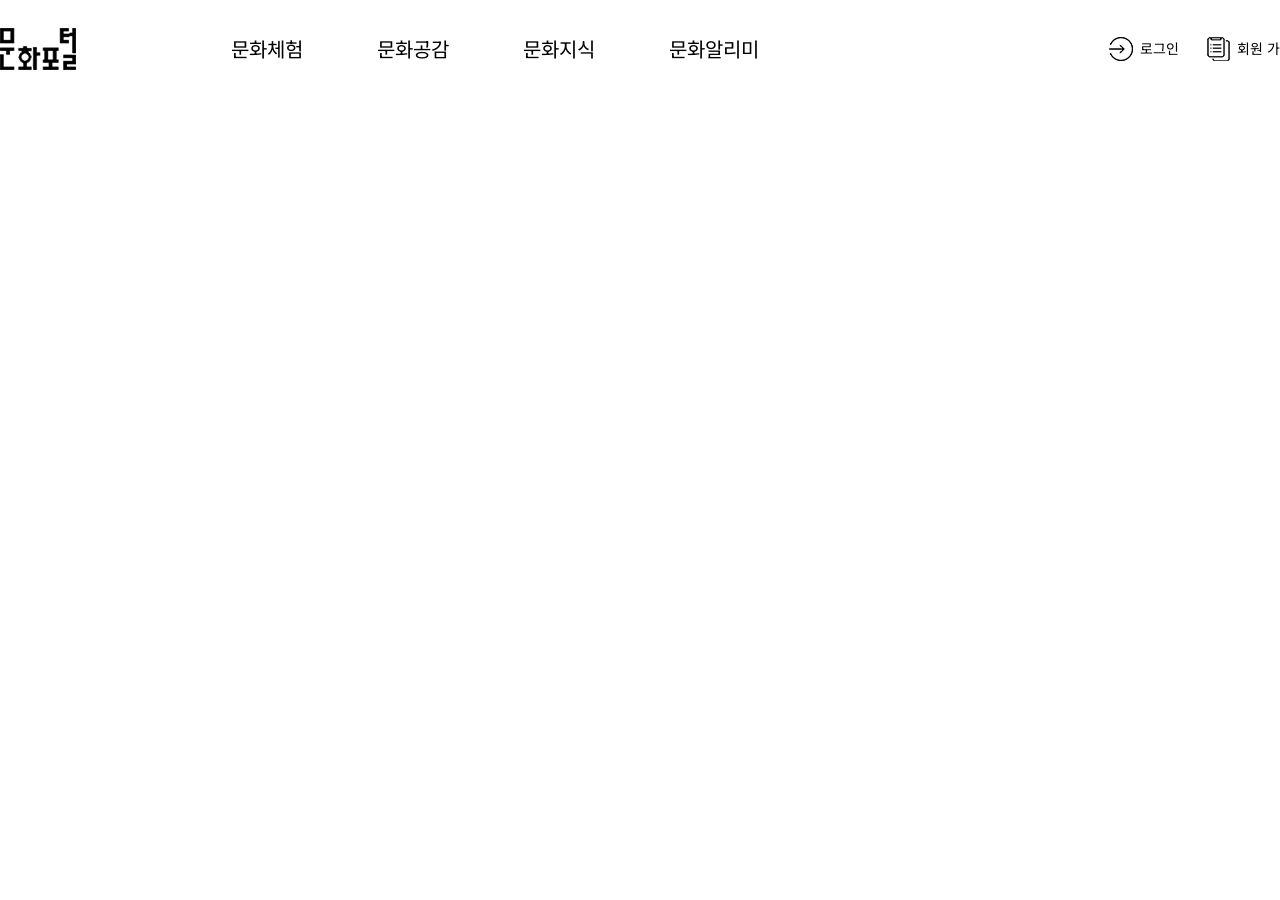
<file: CSS/header1/index.html>
<!DOCTYPE html>
<html lang="ko">
<head>
<title>basic :: Layout Test</title>
<meta charset="utf-8">
<meta http-equiv="Content-Security-Policy" content="upgrade-insecure-requests">
<meta name="viewport" content="width=device-width, initial-scale=1.0, maximum-scale=1">
<link rel="stylesheet" href="https://fonts.googleapis.com/css?family=Open+Sans:400,300,300italic,400italic,600,600italic,700,700italic,800,800italic">
<link rel="stylesheet" href="https://fonts.googleapis.com/css2?family=Noto+Sans+KR:wght@100;300;400&display=swap">
<style>
body, ul, ol, p, h1, h2, h3, h4, h5, h6, dl, dt, dd, table, th, td {
	margin: 0;
	padding: 0;
}
body {
	line-height: 1;
	font-family: "Open Sans", "Noto Sans KR", sans-serif;
	font-size: 1em;
	color: #000;
}
ul {
	list-style: none;
}
a {
	text-decoration: none;
	color: #000;
}
img {
	vertical-align: top;
}

/* header */
#header {
	margin: 0 auto;
	width: 1500px;
	height: 100px;
}
#header .logo {
	float: left;
	margin-top: 28px;
}
#gnb {
	float: left;
	margin-left: 120px;
}
#gnb li {
	display: inline-block;
}
#gnb li a {
	display: block;
	padding: 0 35px;
	line-height: 100px;
	font-size: 20px;
}
#header .utils {
	float: right;
	margin-top: 32px;
}
#header .utils li {
	display: inline-block;
	margin-left: 14px;
}
#header .utils li a {
	display: block;
	padding: 5px;
}
#header .utils li a img {
	margin-right: 3px;
	vertical-align: middle;
}
#header .utils li a span {
	display: inline-block;
	vertical-align: middle;
	font-size: 14px;
}
</style>
</head>

<body>
<header id="header">
	<div class="logo"><h1 id="logo"><img src="images/header_logo.png" alt="header logo"></h1></div>
	<nav id="gnb">
		<ul>
			<li><a href="">문화체험</a></li>
			<li><a href="">문화공감</a></li>
			<li><a href="">문화지식</a></li>
			<li><a href="">문화알리미</a></li>
		</ul>
	</nav>
	<div class="utils">
		<ul>
			<li>
				<a href="">
					<img src="images/ico_header_login.png" alt="login icon">
					<span>로그인</span>
				</a>
			</li>
			<li>
				<a href="">
					<img src="images/ico_header_join.png" alt="join icon">
					<span>회원 가입</span>
				</a>
			</li>
			<li>
				<a href="">
					<img src="images/ico_header_guide.png" alt="guide icon">
					<span>이용안내</span>
				</a>
			</li>
			<li>
				<a href="">
					<img src="images/ico_header_adjust.png" alt="adjust icon">
					<span>100%</span>
				</a>
			</li>
		</ul>
	</div>
</header>
</body>
</html>
</file>
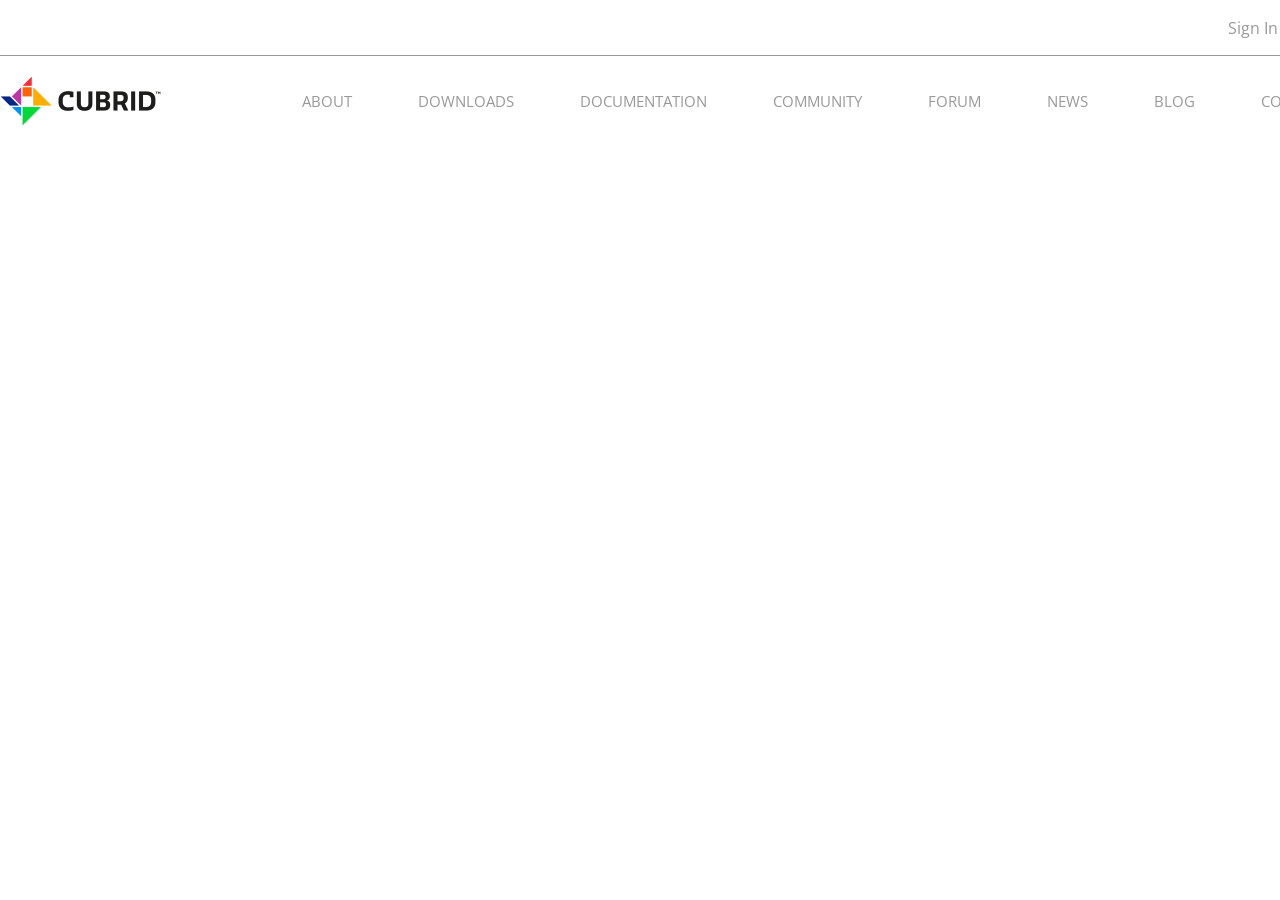
<file: CSS/header2/index.html>
<!DOCTYPE html>
<html lang="ko">
<head>
<title>basic :: Layout Test</title>
<meta charset="utf-8">
<meta http-equiv="Content-Security-Policy" content="upgrade-insecure-requests">
<meta name="viewport" content="width=device-width, initial-scale=1.0, maximum-scale=1">
<link rel="stylesheet" href="https://fonts.googleapis.com/css?family=Open+Sans:400,300,300italic,400italic,600,600italic,700,700italic,800,800italic">
<link rel="stylesheet" href="https://fonts.googleapis.com/css2?family=Noto+Sans+KR:wght@100;300;400&display=swap">
<style>
body, ul, ol, p, h1, h2, h3, h4, h5, h6, dl, dt, dd, table, th, td {
	margin: 0;
	padding: 0;
}
body {
	line-height: 1;
	font-family: "Open Sans", "Noto Sans KR", sans-serif;
	font-size: 1em;
	color: #000;
}
ul {
	list-style: none;
}
a {
	text-decoration: none;
	color: #000;
}
img {
	vertical-align: top;
}
#header {
	min-width: 1360px;
}
#header .top {
	border-bottom: 1px solid #999;
}
#header .top .top_inner {
	margin: 0 auto;
	width: 1360px;
	height: 55px;
}
#header .top .top_inner .utils {
	float: right;
}
#header .top .top_inner .utils .sign_in {
	float: left;
}
#header .top .top_inner .utils .sign_in a {
	display: block;
	padding: 0 11px;
	margin-top: 20px;
	color: #999;
}
#header .top .top_inner .utils .search {
	float: left;
	width: 70px;
	height: 55px;
	border-left: 1px solid #ccc;
	text-align: right;
}
#header .top .top_inner .utils .search a {
	display: block;
	padding: 12px 0;
}
#header .menu {
	margin: 0 auto;
	width: 1360px;
	height: 80px;
}
#header .menu .logo {
	float: left;
	margin-top: 20px;
}
#gnb {
	float: right;
}
#gnb li {
	float: left;
	margin-top: 30px;
	padding: 0 13px;
}
#gnb li a {
	display: block;
	padding: 0 20px;
	line-height: 30px;
	font-size: 15px;
	color: #999;
}

</style>
</head>
<body>
<div class="wrapper">
	<header id="header">
		<div class="top"> <!-- border-bottom -->
			<div class="top_inner">
				<div class="utils">
					<div class="sign_in"><a href="">Sign In</a></div>
					<div class="search"><a href=""><img src="images/btn_search.png" alt="search"></a></div>
				</div>
			</div>
		</div>
		<div class="menu">
			<div class="logo">
				<h1>
					<a href="">
						<img src="images/logo.png" alt="logo">
					</a>
				</h1>
			</div>
			<nav id="gnb">
				<ul>
					<li><a href="">ABOUT</a></li>
					<li><a href="">DOWNLOADS</a></li>
					<li><a href="">DOCUMENTATION</a></li>
					<li><a href="">COMMUNITY</a></li>
					<li><a href="">FORUM</a></li>
					<li><a href="">NEWS</a></li>
					<li><a href="">BLOG</a></li>
					<li><a href="">CONTACT</a></li>
				</ul>
			</nav>
		</div>
	</header>
</div>
</body>
</html>
</file>
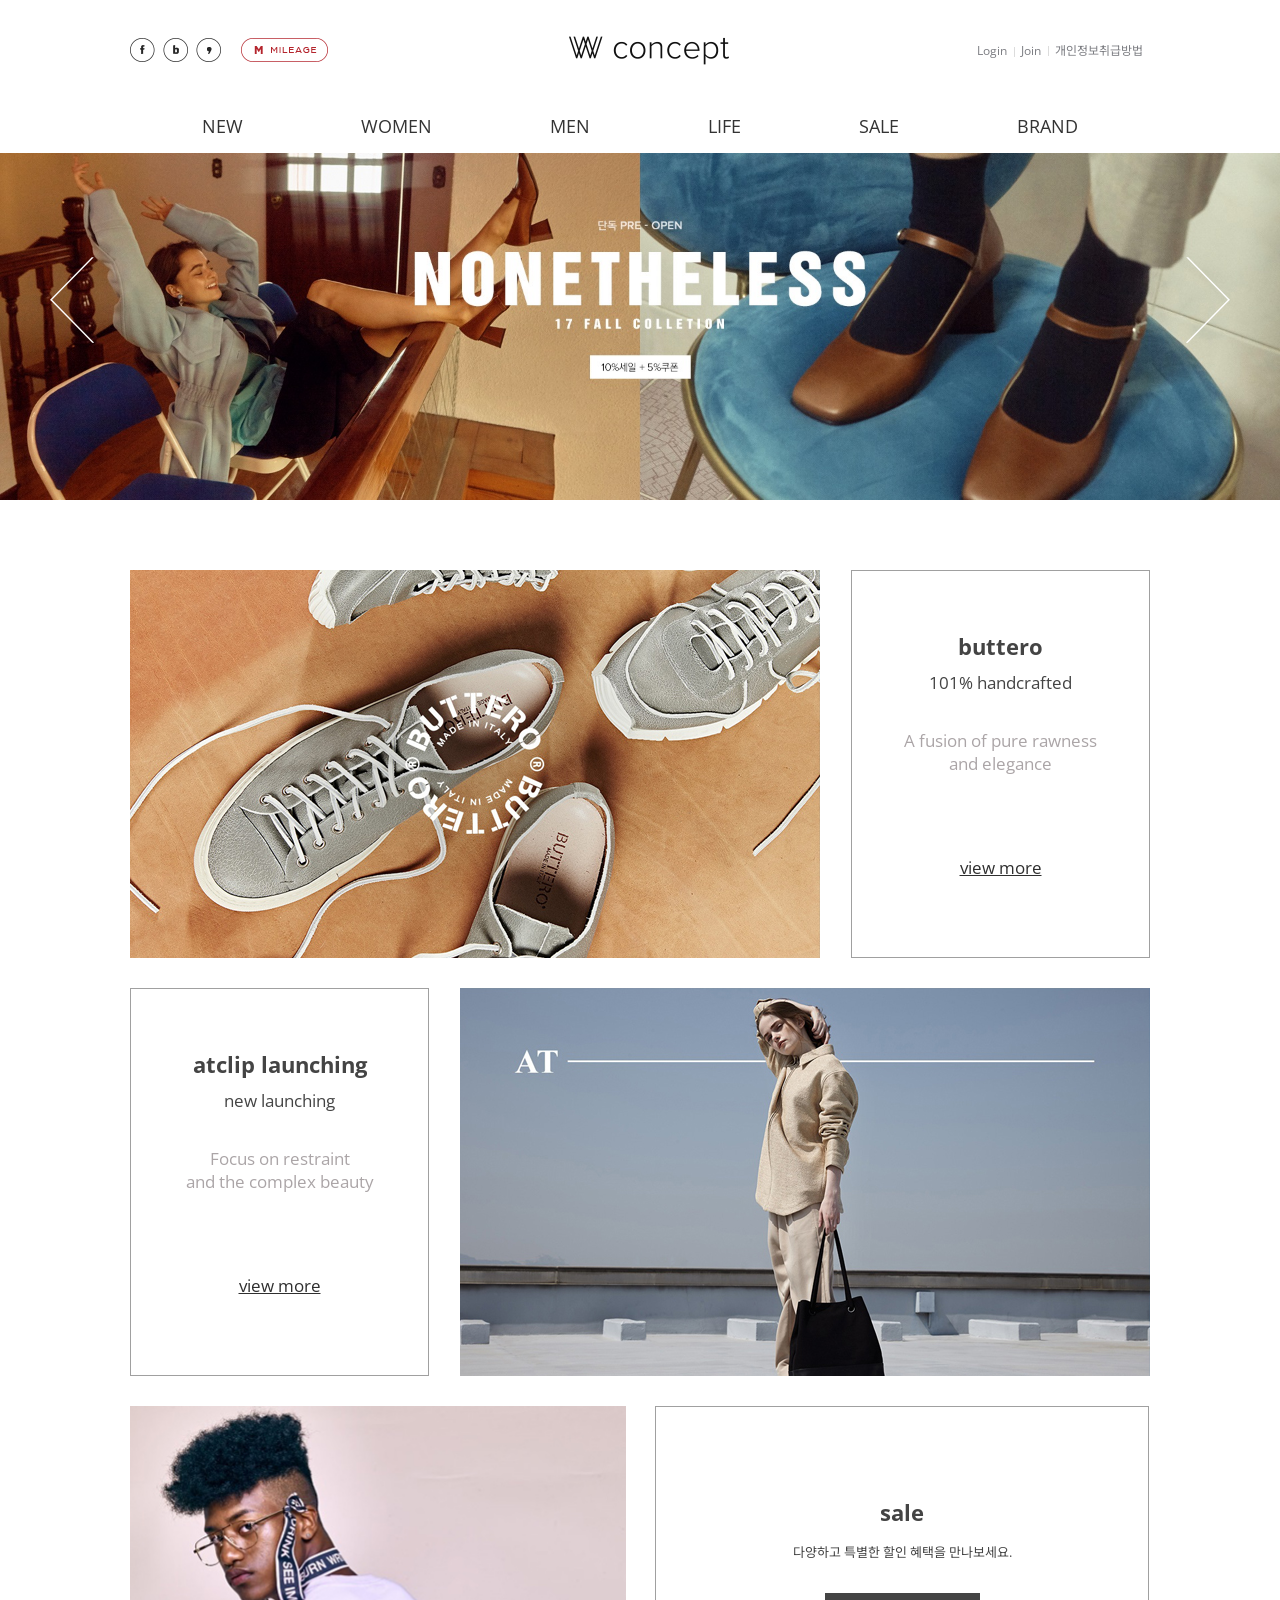
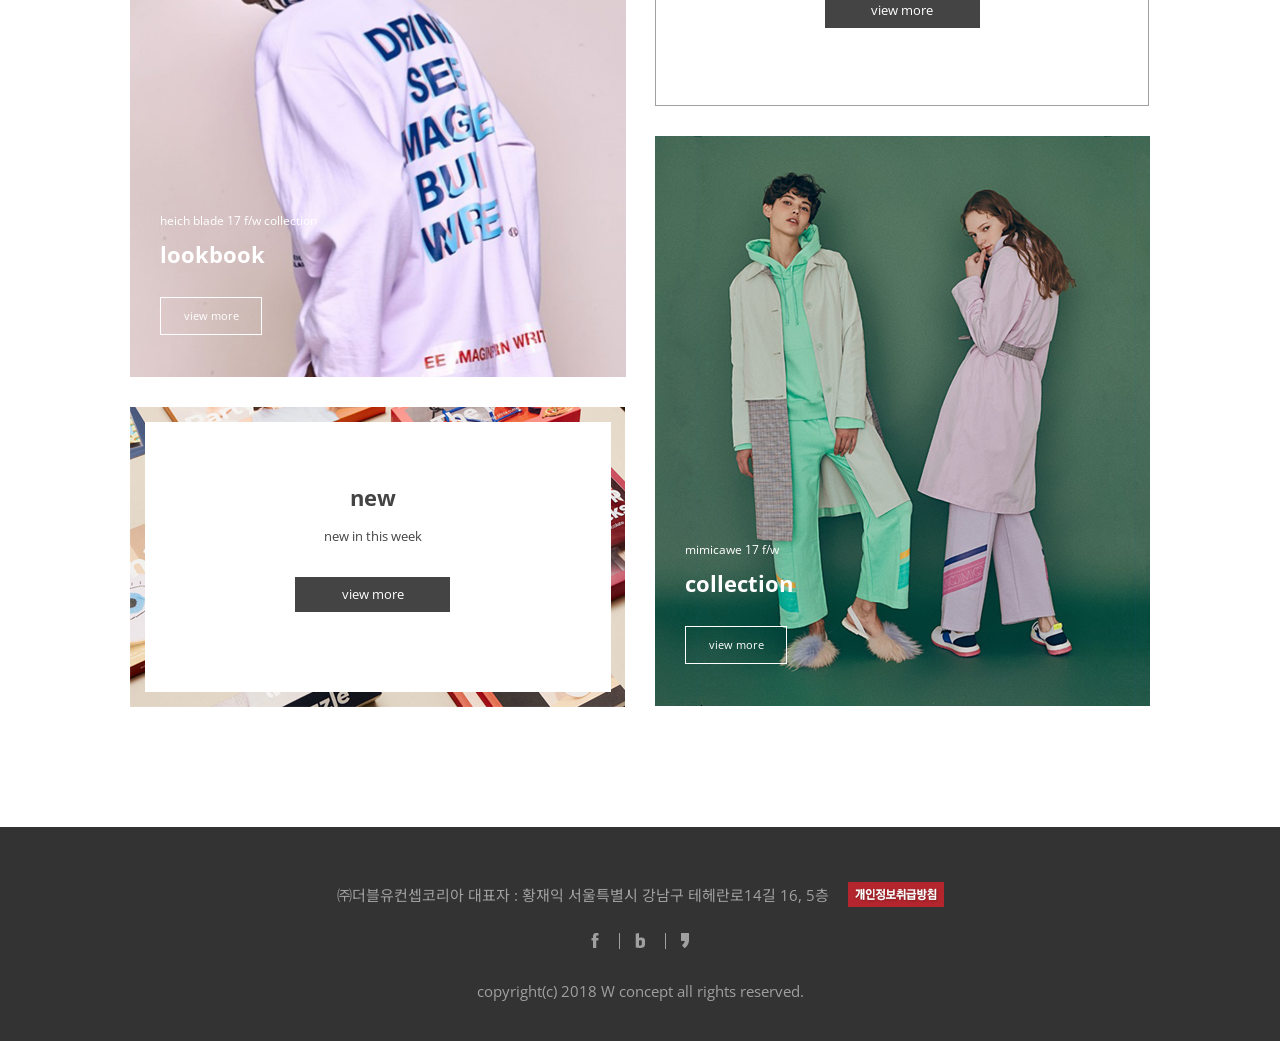
<file: Portfolio/casestudy1/index.html>
<!DOCTYPE html>
<html lang="ko">
<head>
<title>W concept</title>
<meta charset="utf-8">
<meta http-equiv="Content-Security-Policy" content="upgrade-insecure-requests">
<meta name="viewport" content="width=device-width, initial-scale=1.0, maximum-scale=1">
<link rel="shortcut icon" type="image/x-icon" href="https://static.wconcept.co.kr/favicon.ico" sizes="16x16">
<link rel="icon" type="image/x-icon" href="https://static.wconcept.co.kr/favicon.ico" sizes="16x16">
<link rel="stylesheet" href="https://fonts.googleapis.com/css?family=Open+Sans:400,300,300italic,400italic,600,600italic,700,700italic,800,800italic">
<link rel="stylesheet" href="https://fonts.googleapis.com/css2?family=Noto+Sans+KR:wght@100;300;400&display=swap">
<link rel="stylesheet" href="https://unpkg.com/swiper/swiper-bundle.min.css">
<link rel="stylesheet" href="css/style.css">
<script src="https://ajax.googleapis.com/ajax/libs/jquery/1.11.1/jquery.min.js"></script>
<script src="https://unpkg.com/swiper/swiper-bundle.min.js"></script>
<script src="https://code.jquery.com/jquery-3.6.4.min.js"></script>
<script src="js/main.js"></script>
</head>
<body>
<a href="#section" class="skip_nav">본문 바로가기</a>
<div class="wrapper">
	<header id="header">
		<div class="header_top">
			<div class="sns">
				<ul>
					<li><a href=""><img src="images/social_icon1.gif" alt="Facebook"></a></li>
					<li><a href=""><img src="images/social_icon2.gif" alt="NaverBlog"></a></li>
					<li><a href=""><img src="images/social_icon3.gif" alt="Kakao"></a></li>
				</ul>
				<div class="mileage">
					<a href=""><img src="images/btn_mileage.gif" alt="mileage"></a>
				</div>
			</div>
			<div class="logo">
				<h1 id="logo">
					<a href=""><img src="images/logo.png" alt="Wconcept"></a>
				</h1>
			</div>
			<div class="utils">
				<ul>
					<li><a href="">Login</a></li>
					<li><a href="">Join</a></li>
					<li><a href="">개인정보취급방법</a></li>
				</ul>
			</div>
		</div>
		<div class="menu">
			<nav id="gnb">
				<ul>
					<li>
						<a href="">NEW</a>
						<ul>
							<li><a href="">ARRIVED</a></li>
							<li><a href="">NEW</a></li>
						</ul>
					</li>
					<li>
						<a href="">WOMEN</a>
						<ul>
							<li><a href="">APPAREL</a></li>
							<li><a href="">SHOES</a></li>
							<li><a href="">BAGS</a></li>
							<li><a href="">ACCESSORIES</a></li>
						</ul>
					</li>
					<li>
						<a href="">MEN</a>
						<ul>
							<li><a href="">APPAREL</a></li>
							<li><a href="">SHOES</a></li>
							<li><a href="">BAG & ACC</a></li>
						</ul>
					</li>
					<li>
						<a href="">LIFE</a>
						<ul>
							<li><a href="">APARTMENT</a></li>
							<li><a href="">ELECTRONICS</a></li>
							<li><a href="">CULTURE</a></li>
							<li><a href="">BEAUTY</a></li>
						</ul>
					</li>
					<li>
						<a href="">SALE</a>
						<ul>
							<li><a href="">SALE</a></li>
							<li><a href="">SALE EVENT</a></li>
						</ul>
					</li>
					<li>
						<a href="">BRAND</a>
						<ul>
							<li><a href="">EXCLUSIVE</a></li>
							<li><a href="">TOP</a></li>
						</ul>
					</li>
				</ul>
			</nav>
		</div>
	</header>
    <div class="main_slider">
        <div class="swiper-container mainSwiper">
            <div class="swiper-wrapper">
                <div class="swiper-slide"><img src="images/key1.jpg" alt="key1"></div>
                <div class="swiper-slide"><img src="images/key2.jpg" alt="key2"></div>
                <div class="swiper-slide"><img src="images/key3.jpg" alt="key3"></div>
                <div class="swiper-slide"><img src="images/key4.jpg" alt="key4"></div>
			</div>
        </div>
		<div class="controller">
			<a href="" class="prev">previous</a>
			<a href="" class="next">next</a>
		</div>
    </div>
	<section id="section">
		<section id="section1" class="clearfix">
			<div class="buttero">
				<a href=""><img src="images/buttero.jpg" alt="buttero"></a>
			</div>
			<div class="buttero_text">
				<a href="">
					<h3>buttero</h3>
					<span>101% handcrafted</span>
					<p>A fusion of pure rawness <br>and elegance</p>
					<p class="link">view more</p>
				</a>
			</div>
		</section>
		<section id="section2" class="clearfix">
			<div class="atclip_text">
				<a href="">
					<h3>atclip launching</h3>
					<span>new launching</span>
					<p>Focus on restraint <br>and the complex beauty</p>
					<p class="link">view more</p>
				</a>
			</div>
			<div class="atclip">
				<a href=""><img src="images/atclip.jpg" alt="atclip"></a>
			</div>
		</section>
		<section id="section3" class="clearfix">
			<div class="section3_left">
				<div class="heich">
						<a href="">
							<img src="images/heich.jpg" alt="heich">
							<div class="text">
									<span>heich blade 17 f/w collection</span>
									<h3>lookbook</h3>
									<p class="link">view more</p>
							</div>
						</a>
				</div>
				<div class="new">
					<a href="">
						<img src="images/new.png" alt="new">
						<div class="text">
							<h3>new</h3>
							<span>new in this week</span>
							<p class="link">view more</p>
						</div>
					</a>
				</div>
			</div>
			<div class="section3_right">
				<div class="sale">
					<a href="">
						<h3>sale</h3>
						<span>다양하고 특별한 할인 혜택을 만나보세요.</span>
						<p class="link">view more</p>
					</a>
				</div>
				<div class="mimic">
					<a href="">
						<img src="images/mimic.jpg" alt="mimic">
					<div class="text">
						<span>mimicawe 17 f/w</span>
						<h3>collection</h3>
						<p class="link">view more</p>
					</div>
					</a>
				</div>
			</div>
		</section>
	</section>
	<footer id="footer">
		<div class="footer_inner">
			<div class="adderss">
				<p>㈜더블유컨셉코리아 대표자 : 황재익 서울특별시 강남구 테헤란로14길 16, 5층</p>
				<a href=""><img src="images/private_ot.png" alt="개인정보취급방침"></a>
			</div>
			<div class="sns">
				<ul>
					<li><a href=""><img src="images/facebook_ot.png" alt="facebook"></a></li>
					<li><a href=""><img src="images/blog_ot.png" alt="NaverBlog"></a></li>
					<li><a href=""><img src="images/kakao_ot.png" alt="Kakao"></a></li>
				</ul>
			</div>
			<div class="copyright">
				copyright(c) 2018 W concept all rights reserved.
			</div>
		</div>
	</footer>
</div>
</body>
</html>
</file>
<file: Portfolio/casestudy1/css/style.css>
@charset "utf-8";

body, h1, h2, h3, h4, h5, h6, p, ul, ol, table, dl, dd {
	margin: 0;
	padding: 0;
}
h1 {
	font-size: 16px;
}
a {
	text-decoration: none;
	color: #444;
}
ul, ol {
	list-style: none;
}
img {
	max-width: 100%;
	vertical-align: top;
	border: none;
}
body {
	font-family: "Open Sans", "Noto Sans KR", sans-serif;
	color: #333;
}
.clearfix::before,
.clearfix:before {
	content: "";
	display: block;
}
.clearfix::after,
.clearfix:after {
	content: "";
	display: block;
	clear: both;
}
.prevent {
	height: 100%;
	overflow: hidden;
}

.skip_nav {
	position: fixed;
	top: 9999px;
	left: 0;
	z-index: 10000;
	width: 100%;
	line-height: 40px;
	text-align: center;
	font-size: 0.875em;
	background-color: #ccc;
	color: #fff;
}

.skip_nav:focus {
	top: 0;
}

/* header */
#header .header_top {
    display: flex;
	position: relative;
	margin: 0 auto;
	height: 100px;
	max-width: 1020px;
    align-items: center;
    justify-content: space-between;
	background-color: #fff;
}

#header .header_top .sns {
    display: flex;
    position: relative;
    align-items: center;
}

#header .header_top .sns ul {
	display: flex;
}

#header .header_top .sns ul li {
	display: inline-block;
}

#header .header_top .sns li a {
	display: block;
	margin-left: 8px;
}
#header .header_top .sns li:first-child a {
	margin-left: 0;
}

#header .header_top .sns .mileage {
	display: inline-block;
	margin-left: 20px;
}

#header .header_top .logo {
	text-align: center;
}

#header .header_top .utils {
	position: relative;
}

#header .header_top .utils ul {
	display: flex;
	align-items: center;
}

#header .header_top .utils li {
	display: inline-block;
	position: relative;
}

#header .header_top .utils li::before {
	content: "";
	position: absolute;
	top: 5px;
	left: 0;
	width: 1px;
	height: 10px;
	background-color: #dcdcdc;
}

#header .header_top .utils li:first-child::before {
	display: none;
}

#header .header_top .utils a {
	display: block;
	padding: 0 7px;
	font-size: 0.750em;
	font-weight: 400;
	color: #7c7d82;
}

#header .menu {
	position: absolute;
	top: 100px;
	left: 0;
	width: 100%;
	height: 53px;
	z-index: 1000;
	background-color: #fff;
	transition: height 0.3s;
	overflow: hidden;
}

/* #header .menu:hover,  */
#header .menu.active {
	height: 200px;
}

/* gnb */
#gnb {
	margin: 0 auto;
	position: relative;
	width: 100%;
	height: 53px;
	text-align: center;
}

#gnb > ul {
	position: absolute;
	top: 0;
	left: 0;
	width: 100%;
}

#gnb > ul::before {
	content: "";
	position: absolute;
	left: 0;
	top: 54px;
	width: 100%;
	height: 1px;
	z-index: 100;
	background-color: #999;
}

#gnb > ul > li {
	display: inline-block;
	position: relative;
}

#gnb > ul > li:hover > a,
#gnb > ul > li.active > a {
	color: #be242e;
}

#gnb > ul > li > a {
	display: block;
	padding: 0 57px;
	line-height: 53px;
	font-size: 1.125em;
	font-weight: 400;
	color: #333;
}

#gnb ul ul {
	position: absolute;
	padding-top: 9px;
	left: 0;
	width: 100%;
}

#gnb ul ul a {
	display: block;
	font-size: 0.750em;
	font-weight: 300;
	line-height: 20px;
	color: #999;
}

#gnb ul ul a:hover,
#gnb ul ul a:focus {
	text-decoration: underline;
	color: #000;
}

/* main_slider */
.main_slider {
	position: relative;
	overflow: hidden;
}

.main_slider .swiper-container {
	width: 100%;
	height: 100%;
}

.main_slider .swiper-container .swiper-slide {
	text-align: center;
	font-size: 18px;
	background: #fff;
	display: flex;
	justify-content: center;
	align-items: center;
}

.main_slider .swiper-container .swiper-slide img {
	display: block;
	width: 100%;
	height: 100%;
	object-fit: cover;
}

.main_slider .controller .prev,
.main_slider .controller .next {
	position: absolute;
	top: 50%;
	z-index: 1000;
	width: 44px;
	height: 86px;
	transform: translateY(-50%);
	text-indent: -9999px;
}

.main_slider .controller .prev {
	background-image: url(../images/btn_left.png);
	left: 50px;
}

.main_slider .controller .next {
	background-image: url(../images/btn_right.png);
	right: 50px;
}

/* section */
#section {
	margin: 0 auto;
	max-width: 1020px;
	height: 1797px;
}

#section1 {
	margin-top: 70px;
}

#section1 .buttero {
	float: left;
}

#section1 .buttero a {
	display: block;
	overflow: hidden;
}

#section1 .buttero a img {
	width: 100%;
	height: 100%;
	object-fit: cover;
	transform: scale(1);
	transition: transform 0.3s;
}

#section1 .buttero a:hover img,
#section1 .buttero a:focus img {
	transform: scale(1.1);
}

#section1 .buttero_text {
	float: right;
	margin-left: 30px;
}

#section1 .buttero_text a {
	display: block;
	padding: 60px 30px;
	width: 299px;
	height: 388px;
	text-align: center;
	border: 1px solid #a0a0a0;
	box-sizing: border-box;
}

#section1 .buttero_text a h3 {
	font-size: 1.375em;
	color: #444;
}

#section1 .buttero_text a span {
	display: block;
	margin-top: 10px;
	font-size: 1.063em;
}

#section1 .buttero_text a p {
	margin-top: 35px;
	margin-bottom: 40px;
	font-size: 1.063em;
	color: #aba5a7;
}

#section1 .buttero_text a:hover p,
#section1 .buttero_text a:focus p {
	text-decoration: underline;
} 

#section1 .buttero_text a .link {
	display: inline-block;
	padding: 0 25px;
	line-height: 35px;
	text-decoration: underline;
	color: #2f2f2f;
	background-color: #fff;
	transition: all 0.3s;
}

#section1 .buttero_text a:hover .link,
#section1 .buttero_text a:focus .link {
	text-decoration: none;
	background-color: #be242e;
	color: #fff;
}

#section2 {
	margin-top: 30px;
}

#section2 .atclip_text {
	float: left;
}

#section2 .atclip_text a {
	display: block;
	padding: 60px 30px;
	width: 299px;
	height: 388px;
	text-align: center;
	border: 1px solid #a0a0a0;
	box-sizing: border-box;
}

#section2 .atclip_text a h3 {
	font-size: 1.375em;
	color: #444;
}

#section2 .atclip_text a span {
	display: block;
	margin-top: 10px;
	font-size: 1.063em;
}

#section2 .atclip_text a p {
	margin-top: 35px;
	margin-bottom: 40px;
	font-size: 1.063em;
	color: #aba5a7;
}

#section2 .atclip_text a:hover p,
#section2 .atclip_text a:focus p {
	text-decoration: underline;
} 

#section2 .atclip_text a .link {
	display: inline-block;
	padding: 0 25px;
	line-height: 35px;
	text-decoration: underline;
	color: #2f2f2f;
	background-color: #fff;
	transition: all 0.3s;
}

#section2 .atclip_text a:hover .link,
#section2 .atclip_text a:focus .link {
	text-decoration: none;
	background-color: #be242e;
	color: #fff;
}

#section2 .atclip {
	float: right;
}

#section2 .atclip a {
	display: block;
	overflow: hidden;
}

#section2 .atclip a img {
	width: 100%;
	height: 100%;
	object-fit: cover;
	transform: scale(1);
	transition: transform 0.3s;
}

#section2 .atclip a:hover img,
#section2 .atclip a:focus img {
	transform: scale(1.1);
}

#section3 {
	margin-top: 30px;
}

#section3 .section3_left {
	float: left;
	width: 496px;
}

#section .section3_left .heich a {
	display: block;
	position: relative;
}

#section3 .section3_left .heich a img {
	width: 100%;
	height: 100%;
	object-fit: cover;
}

#section3 .section3_left .heich a .text {
	position: absolute;
	left: 30px;
	bottom: 55px;
	width: 186px;
	height: 110px;
	color: #fff;
}

#section .section3_left .heich a .text span {
	display: block;
	font-size: 0.750em;
}

#section .section3_left .heich a .text h3 {
	margin-top: 10px;
	font-size: 1.375em;
}

#section .section3_left .heich a .text p {
	display: inline-block;
	vertical-align: middle;
	margin-top: 28px;
	margin-bottom: 57px;
	width: 100px;
	line-height: 36px;
	font-size: 0.688em;
	text-align: center;
	border: 1px solid #fff;
	transition: all 0.4s;
}

#section .section3_left .heich a:hover .text p, 
#section .section3_left .heich a:focus .text p {
	text-decoration: none;
	background-color: #fff;
	color: #444;
}

#section3 .section3_left .new {
	margin-top: 30px;
}

#section3 .section3_left .new a {
	display: block;
	position: relative;
}

#section3 .section3_left .new a .text {
	display: block;
	position: absolute;
	left: 165px;
	top: 75px;
	text-align: center;
}

#section3 .section3_left .new a .text h3 {
	font-size: 1.375em;
	color: #444;
	transition: color 0.3s;
}

#section3 .section3_left .new a .text span {
	display: block;
	margin-top: 15px;
	font-size: 0.813em;
	color: #444;
	transition: color 0.3s;
}

#section3 .section3_left .new a .text p {
	display: inline-block;
	margin-top: 32px;
	margin-bottom: 87px;
	padding: 0 15px;
	width: 125px;
	line-height: 35px;
	text-decoration: none;
	font-size: 0.813em;
	background-color: #444;
	color: #fff;
	transition: all 0.3s;
}

#section3 .section3_left .new a:hover,
#section3 .section3_left .new a:focus {
	background: url(../images/new1.jpg) no-repeat center center;
}

#section3 .section3_left .new a:hover .text h3,
#section3 .section3_left .new a:focus .text h3,
#section3 .section3_left .new a:hover .text span,
#section3 .section3_left .new a:focus .text span {
	color: #fff;
}

#section3 .section3_left .new a:hover .text p,
#section3 .section3_left .new a:focus .text p {
	background-color: #be242e;
}

#section3 .section3_right {
	float: right;
}

#section3 .section3_right .sale {
	width: 494px;
	height: 300px;
	text-align: center;
	border: 1px solid #a0a0a0;
	box-sizing: border-box;
}

#section3 .section3_right .sale a {
	display: block;
	padding: 90px 80px;
}

#section3 .section3_right .sale a h3 {
	font-size: 1.375em;
	color: #444;
	transition: color 0.3s;
}

#section3 .section3_right .sale a span {
	display: block;
	margin-top: 15px;
	font-size: 0.813em;
	color: #444;
	transition: color 0.3s;
}

#section3 .section3_right .sale a p {
	display: inline-block;
	margin-top: 32px;
	margin-bottom: 87px;
	padding: 0 15px;
	width: 125px;
	line-height: 35px;
	text-decoration: none;
	font-size: 0.813em;
	background-color: #444;
	color: #fff;
	transition: all 0.3s;
}

#section3 .section3_right .sale a:hover,
#section3 .section3_right .sale a:focus {
	background: url(../images/sale.jpg) no-repeat; 
}

#section3 .section3_right .sale a:hover h3,
#section3 .section3_right .sale a:focus h3,
#section3 .section3_right .sale a:hover span,
#section3 .section3_right .sale a:focus span {
	color: #fff;
}

#section3 .section3_right .sale a:hover p,
#section3 .section3_right .sale a:focus p {
	background-color: #be242e;
}

#section .section3_right .mimic a {
	display: block;
	position: relative;
	margin-top: 30px;
}

#section3 .section3_right .mimic a img {
	width: 100%;
	height: 100%;
	object-fit: cover;
}

#section3 .section3_right .mimic a .text {
	position: absolute;
	left: 30px;
	bottom: 55px;
	width: 186px;
	height: 110px;
	color: #fff;
}

#section .section3_right .mimic a .text span {
	display: block;
	font-size: 0.750em;
}

#section .section3_right .mimic a .text h3 {
	margin-top: 10px;
	font-size: 1.375em;
}

#section .section3_right .mimic a .text p {
	display: inline-block;
	vertical-align: middle;
	margin-top: 28px;
	margin-bottom: 57px;
	width: 100px;
	line-height: 36px;
	font-size: 0.688em;
	text-align: center;
	border: 1px solid #fff;
	transition: all 0.4s;
}

#section .section3_right .mimic a:hover .text p, 
#section .section3_right .mimic a:focus .text p {
	text-decoration: none;
	background-color: #fff;
	color: #444;
}

/* footer */
#footer {
	position: relative;
	margin-top: 60px;
	width: 100%;
	height: 214px;
	background-color: #333;
}

#footer .footer_inner {
	margin: 0 auto;
	padding-top: 55px;
	max-width: 1020px;
	text-align: center;
}

#footer .footer_inner .adderss p {
	display: inline-block;
	vertical-align: middle;
	font-size: 0.938em;
	color: #a0a0a0;

}

#footer .footer_inner .adderss a {
	margin-left: 15px;
}


#footer .footer_inner .sns li {
	display: inline-block;
	position: relative;
	padding: 26px 16px;
}

#footer .footer_inner .sns li::after {
	content: "";
	position: absolute;
	left: 0;
	top: 26px;
	width: 1px;
	height: 16px;
	background-color: #a0a0a0;
}

#footer .footer_inner .sns li:first-child::after {
	display: none;
}

#footer .footer_inner .copyright {
	font-size: 0.938em;
	color: #a0a0a0;
}
</file>
